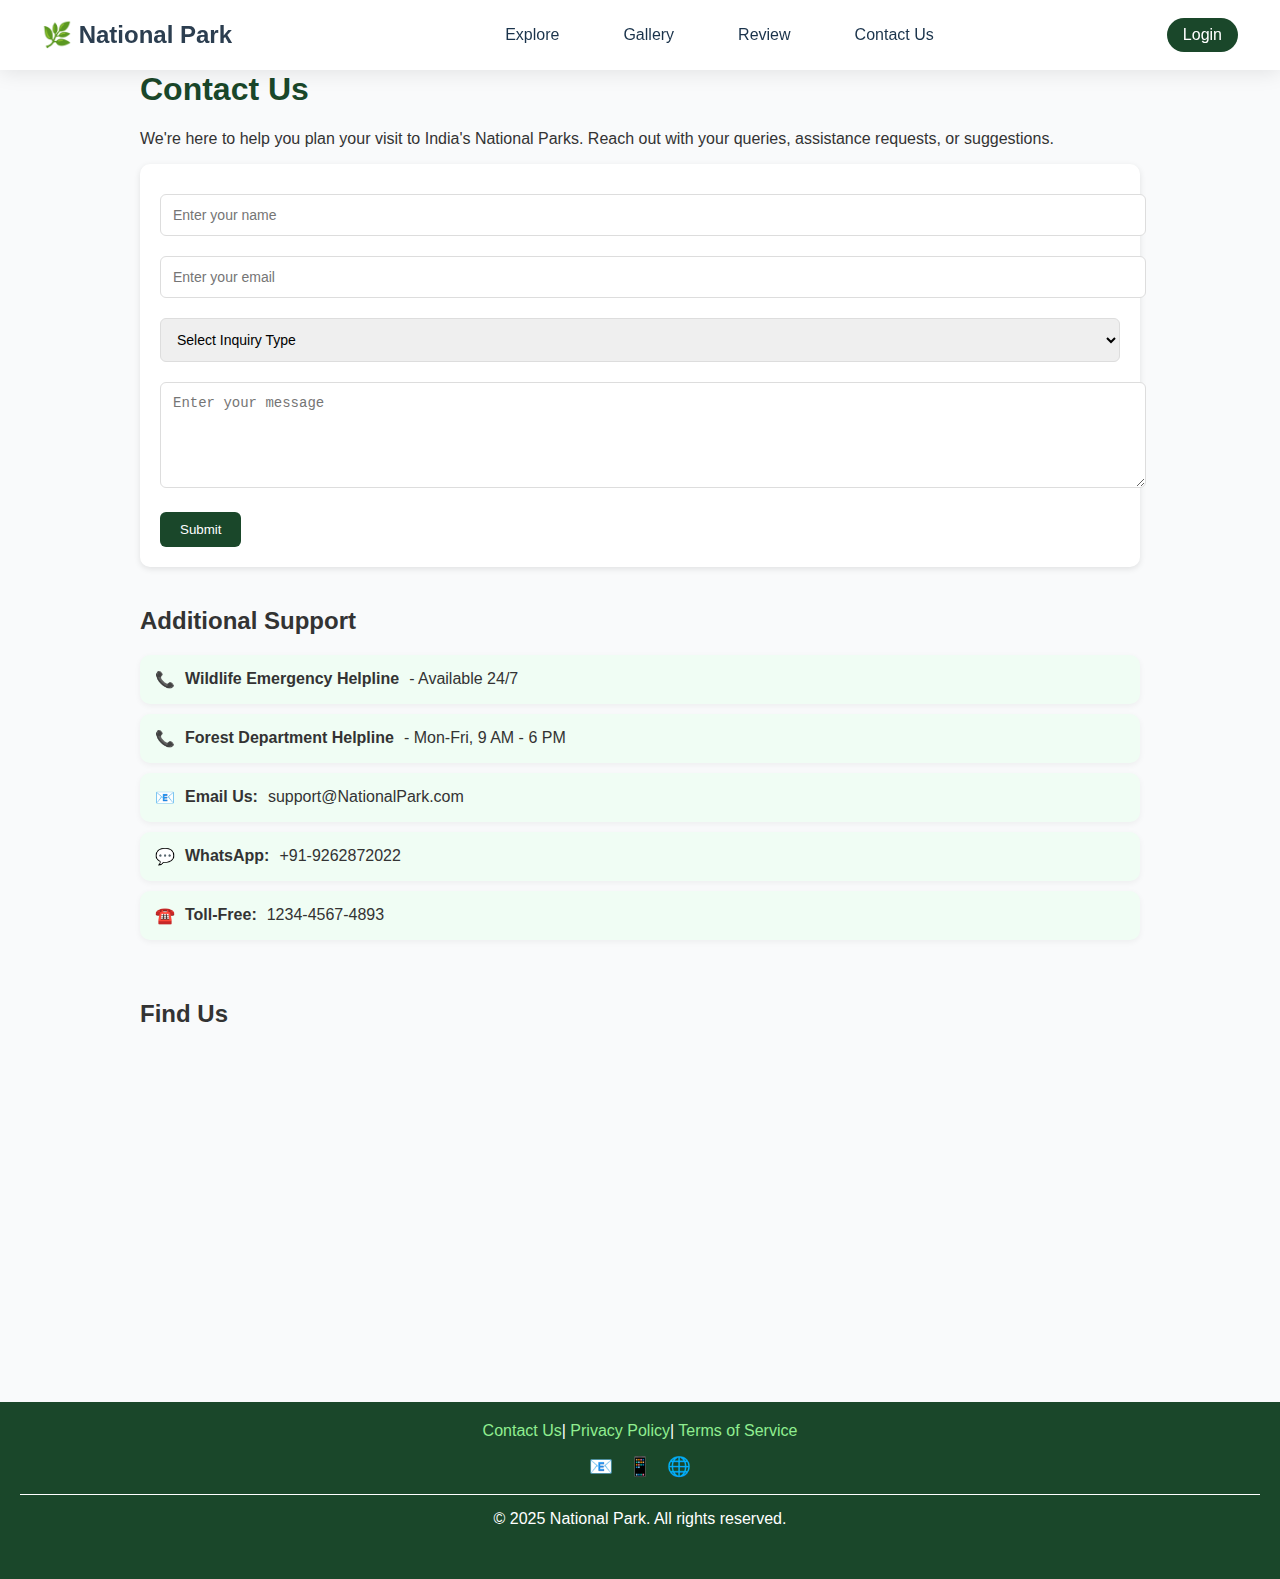
<file: contact/contact.html>
<!DOCTYPE html>
<html lang="en">

<head>
    <meta charset="UTF-8">
    <meta name="viewport" content="width=device-width, initial-scale=1.0">
    <title>Wild Trails - Contact Us</title>
    <link rel="stylesheet" href="contact.css">
    <script src="contact.js"></script>
    <!-- <style>
        body {
            font-family: Arial, sans-serif;
            margin: 0;
            padding: 0;
            background: #f9fafb;
            color: #333;
            overflow-x: hidden;
        }

        /* Navbar */
        .header {
            background: rgba(255, 255, 255, 0.95);
            position: fixed;
            top: 0;
            left: 0;
            right: 0;
            z-index: 1000;
            box-shadow: 0 2px 20px rgba(0, 0, 0, 0.1);
            padding: 10px;
        }

        .nav {
            max-width: 1200px;
            margin: 0 auto;
            display: flex;
            justify-content: space-between;
            align-items: center;
            padding: 0 2rem;
        }

        .logo {
            display: flex;
            align-items: center;
            font-size: 1.5rem;
            font-weight: bold;
            color: #2c3e50;
        }

        .nav-links {
            display: flex;
            list-style: none;
            gap: 2rem;
            align-items: center;
        }

        .nav-links a {
            text-decoration: none;
            color: #1a334b;
            font-weight: 500;
            transition: all 0.3s ease;
            padding: 0.5rem 1rem;
            border-radius: 8px;
        }

        .nav-links a:hover {
            color: #27ae60;
            background: rgba(39, 174, 96, 0.1);
        }

        .login-btn {
            background-color: #1a472a;
            color:white;
            padding: 8px 16px;
            border-radius: 20px;
            border: none;
            cursor: pointer;
            text-decoration: none;
            transition: all 0.3 ease;

        }
        .login-btn:hover{
            transform: scale(0.9);
        }

        /* Contact Section */
        .container {
            max-width: 1000px;
            margin: 30px auto;
            padding: 20px;
        }

        h1 {
            color: #1a472a;
        }

        form {
            background: white;
            padding: 20px;
            border-radius: 10px;
            box-shadow: 0 2px 6px rgba(0, 0, 0, 0.1);
            margin-bottom: 30px;
        }

        input,
        select,
        textarea {
            width: 100%;
            padding: 12px;
            margin: 10px 0;
            border: 1px solid #ddd;
            border-radius: 6px;
            font-size: 14px;
        }

        button {
            background: #1a472a;
            color: white;
            padding: 10px 20px;
            border-radius: 6px;
            border: none;
            cursor: pointer;
            margin-top: 10px;
        }

        button:hover {
            background: #145a32;
        }

        /* Support Section */
        .support {
            margin-top: 40px;
        }

        .support-card {
            background: #f0fdf4;
            padding: 15px;
            border-radius: 10px;
            margin: 10px 0;
            display: flex;
            align-items: center;
            gap: 10px;
            box-shadow: 0 2px 6px rgba(0, 0, 0, 0.05);
        }

        .support-card span {
            font-weight: bold;
        }

        /* Map */
        .map {
            margin-top: 40px;
            border-radius: 10px;
            overflow: hidden;
        }

        iframe {
            width: 100%;
            height: 300px;
            border: 0;
        }

        /* Footer */
        footer {
            background: #1a472a;
            color: white;
            text-align: center;
            padding: 20px;
            margin-top: 10px;
        }
        footer a {
            color: #90ee90;
            text-decoration: none;
        }
        .footer-links a:hover{
            color: white;
        }
        .social-icons {
            display: flex;
            justify-content:center;
            align-items: center;
            gap: 15px;
            padding-top: 15px;
        }
        .social-icons a {
            color: white;
            text-decoration: none;
            font-size: 1.2rem;
            transition:all 0.2s ease;
        }
        .social-icon:hover{
            transform: translateY(-5px);
        }
    </style> -->
</head>

<body>

    <!-- Navbar -->
    <header class="header">
        <nav class="nav">
            <div class="logo">🌿 National Park</div>
            <ul class="nav-links">
                <li><a href="../home/home.html">Explore</a></li>
                <li><a href="../gallery/gallery.html">Gallery</a></li>
                <li><a href="../review/review.html">Review</a></li>
                <li><a href="../contact/contact.html">Contact Us</a></li>
            </ul>
            <a style="color:white; " href="../login/login.html" class="login-btn">Login</a>

        </nav>
    </header>

    <!-- Contact Section -->
    <div class="container">
        <h1>Contact Us</h1>
        <p>We're here to help you plan your visit to India's National Parks. Reach out with your queries, assistance
            requests, or suggestions.</p>

        <form id="contactForm">
            <input type="text" id="name" placeholder="Enter your name" required>
            <input type="email" id="email" placeholder="Enter your email" required>
            <select id="inquiry">
                <option value="">Select Inquiry Type</option>
                <option>Ticketing</option>
                <option>Guided Tours</option>
                <option>Wildlife Emergencies</option>
                <option>General Inquiry</option>
            </select>
            <textarea id="message" rows="5" placeholder="Enter your message" required></textarea>
            <button type="submit">Submit</button>
        </form>

        <!-- Additional Support -->
        <div class="support">
            <h2>Additional Support</h2>
            <div class="support-card">📞 <span>Wildlife Emergency Helpline</span> - Available 24/7</div>
            <div class="support-card">📞 <span>Forest Department Helpline</span> - Mon-Fri, 9 AM - 6 PM</div>
            <div class="support-card">📧 <span>Email Us:</span> support@NationalPark.com</div>
            <div class="support-card">💬 <span>WhatsApp:</span> +91-9262872022</div>
            <div class="support-card">☎️ <span>Toll-Free:</span> 1234-4567-4893</div>
        </div>

        <!-- Map -->
        <div class="map">
            <h2>Find Us</h2>
            <iframe
                src="https://www.google.com/maps/embed?pb=!1m14!1m8!1m3!1d3505.1382564304513!2d77.2603279!3d28.5355638!3m2!1i1024!2i768!4f13.1!3m3!1m2!1s0x390ce1002e48d411%3A0xa3e89a9b49aa8a3!2sGurudwara%20gali%20no.7%20govindpuri!5e0!3m2!1sen!2sin!4v1755764748389!5m2!1sen!2sin"
                width="600" height="450" style="border:0;" allowfullscreen="" loading="lazy"
                referrerpolicy="no-referrer-when-downgrade"></iframe>
        </div>
    </div>

    <!-- Footer -->
    <footer>
        <div class="footer-content">
            <div class="footer-links">
                <a href="../contact/contact.html">Contact Us</a>|
                <a href="../privacy/privacy.html">Privacy Policy</a>|
                <a href="../term/term.html">Terms of Service</a>
            </div>
            <div class="social-icons">
                <a href="#" class="social-icon">📧</a>
                <a href="#" class="social-icon">📱</a>
                <a href="#" class="social-icon">🌐</a>
            </div>
        </div>
        <p style="border-top: 1px solid white; padding:15px
">© 2025 National Park. All rights reserved.</p>


    </footer>

    <!-- JavaScript -->
    <!-- <script>
        const form = document.getElementById("contactForm");
        form.addEventListener("submit", function (e) {
            e.preventDefault();
            alert("Thank you! Your message has been submitted successfully.");
            form.reset();
        });
    </script> -->

</body>

</html>
</file>
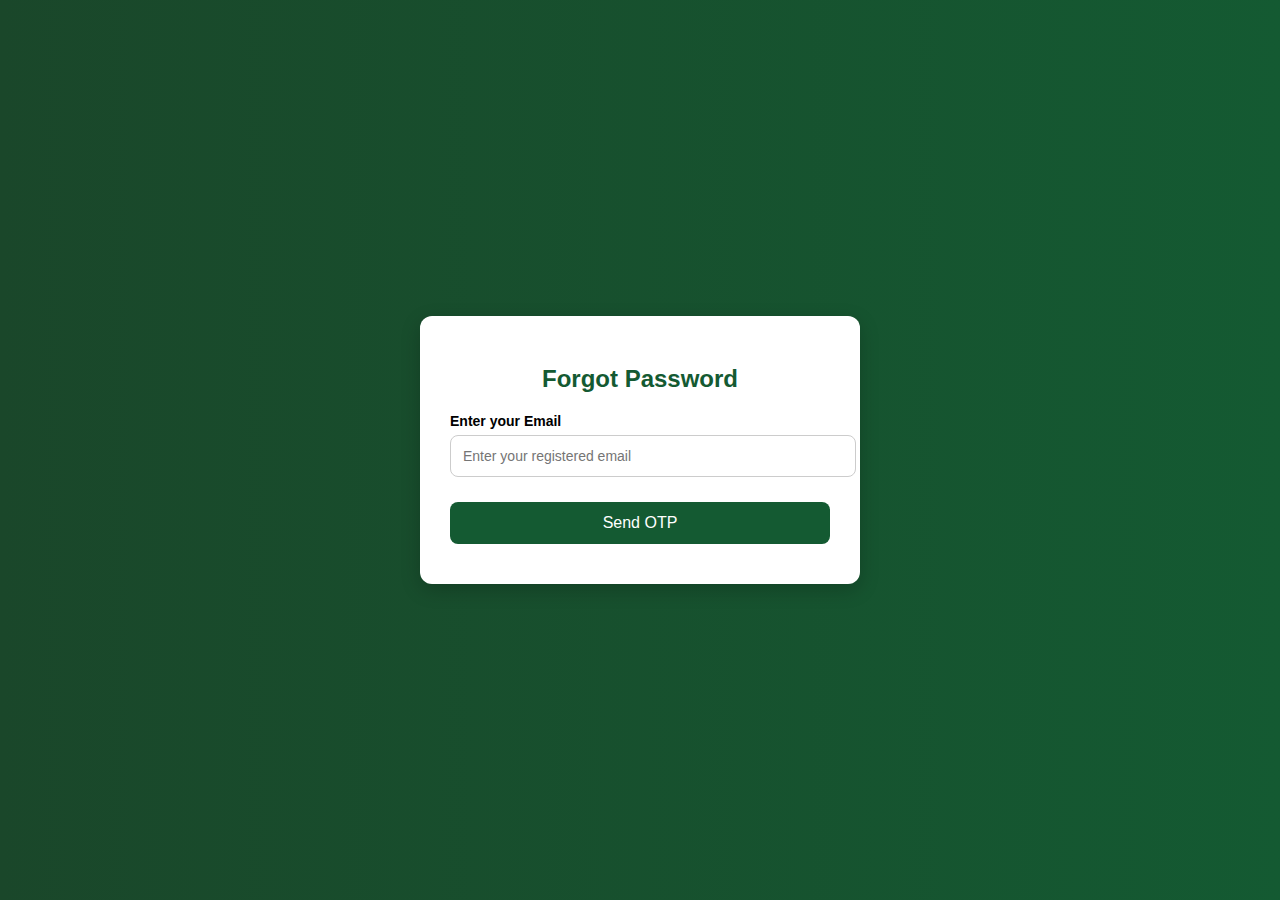
<file: forgotpassword/forgotpassword.html>
<!DOCTYPE html>
<html lang="en">

<head>
    <meta charset="UTF-8">
    <meta name="viewport" content="width=device-width, initial-scale=1.0">
    <title>Forgot Password</title>
    <link rel="stylesheet" href="forgot.css">
    <script src="forgot.js"></script>
    <!-- <style>
        body {
            margin: 0;
            padding: 0;
            font-family: Arial, sans-serif;
            background: linear-gradient(to right, #1a472a, #145a32);
            display: flex;
            justify-content: center;
            align-items: center;
            height: 100vh;
        }

        .container {
            background: white;
            padding: 30px;
            border-radius: 12px;
            box-shadow: 0 6px 20px rgba(0, 0, 0, 0.2);
            width: 380px;
            text-align: center;
        }

        h2 {
            color: #145a32;
            margin-bottom: 20px;
        }

        .input-group {
            margin-bottom: 15px;
            text-align: left;
        }

        .input-group label {
            display: block;
            margin-bottom: 6px;
            font-weight: bold;
            font-size: 14px;
        }

        .input-group input {
            width: 100%;
            padding: 12px;
            border: 1px solid #ccc;
            border-radius: 8px;
            font-size: 14px;
        }

        button {
            width: 100%;
            background: #145a32;
            color: white;
            padding: 12px;
            border: none;
            border-radius: 8px;
            font-size: 16px;
            cursor: pointer;
            margin-top: 10px;
        }

        button:hover {
            background: #0f3621;
        }

        .hidden {
            display: none;
        }

        .message {
            margin-top: 10px;
            font-size: 14px;
            color: #27ae60;
        }

        .error {
            color: red;
            font-size: 14px;
            margin-top: 5px;
        }
    </style> -->
</head>

<body>

    <div class="container">
        <h2>Forgot Password</h2>

        <!-- Step 1: Enter Email -->
        <div id="step1">
            <div class="input-group">
                <label>Enter your Email</label>
                <input type="email" id="email" placeholder="Enter your registered email" required>
            </div>
            <button onclick="sendOTP()">Send OTP</button>
            <div class="message" id="otpSentMsg"></div>
        </div>

        <!-- Step 2: Verify OTP -->
        <div id="step2" class="hidden">
            <div class="input-group">
                <label>Enter OTP</label>
                <input type="text" id="otpInput" placeholder="Enter OTP">
            </div>
            <button onclick="verifyOTP()">Verify OTP</button>
            <div class="error" id="otpError"></div>
        </div>

        <!-- Step 3: Reset Password -->
        <div id="step3" class="hidden">
            <div class="input-group">
                <label>New Password</label>
                <input type="password" id="newPassword" placeholder="Enter new password">
            </div>
            <div class="input-group">
                <label>Confirm Password</label>
                <input type="password" id="confirmPassword" placeholder="Confirm new password">
            </div>
            <button onclick="resetPassword()">Reset Password</button>
            <div class="message" id="successMsg"></div>
        </div>
    </div>

    <!-- <script>
        let generatedOTP = null;

        // Step 1: Generate OTP
        function sendOTP() {
            const email = document.getElementById("email").value;
            if (!email) {
                alert("Please enter your email");
                return;
            }

            // Generate random 6-digit OTP
            generatedOTP = Math.floor(100000 + Math.random() * 900000);
            document.getElementById("otpSentMsg").textContent =
                "✅ OTP sent to your email (demo: " + generatedOTP + ")";

            // Show OTP step
            document.getElementById("step1").classList.add("hidden");
            document.getElementById("step2").classList.remove("hidden");
        }

        // Step 2: Verify OTP
        function verifyOTP() {
            const enteredOTP = document.getElementById("otpInput").value;
            if (enteredOTP == generatedOTP) {
                document.getElementById("otpError").textContent = "";
                document.getElementById("step2").classList.add("hidden");
                document.getElementById("step3").classList.remove("hidden");
            } else {
                document.getElementById("otpError").textContent = "❌ Invalid OTP. Try again.";
            }
        }

        // Step 3: Reset Password
        function resetPassword() {
            const newPass = document.getElementById("newPassword").value;
            const confirmPass = document.getElementById("confirmPassword").value;

            if (!newPass || !confirmPass) {
                alert("Please fill all password fields");
                return;
            }

            if (newPass !== confirmPass) {
                alert("❌ Passwords do not match");
                return;
            }

            document.getElementById("successMsg").textContent = "🎉 Password reset successful!";
            setTimeout(() => {
                window.location.href = "login.html"; // redirect to login page
            }, 2000);
        }
    </script> -->

</body>

</html>
</file>
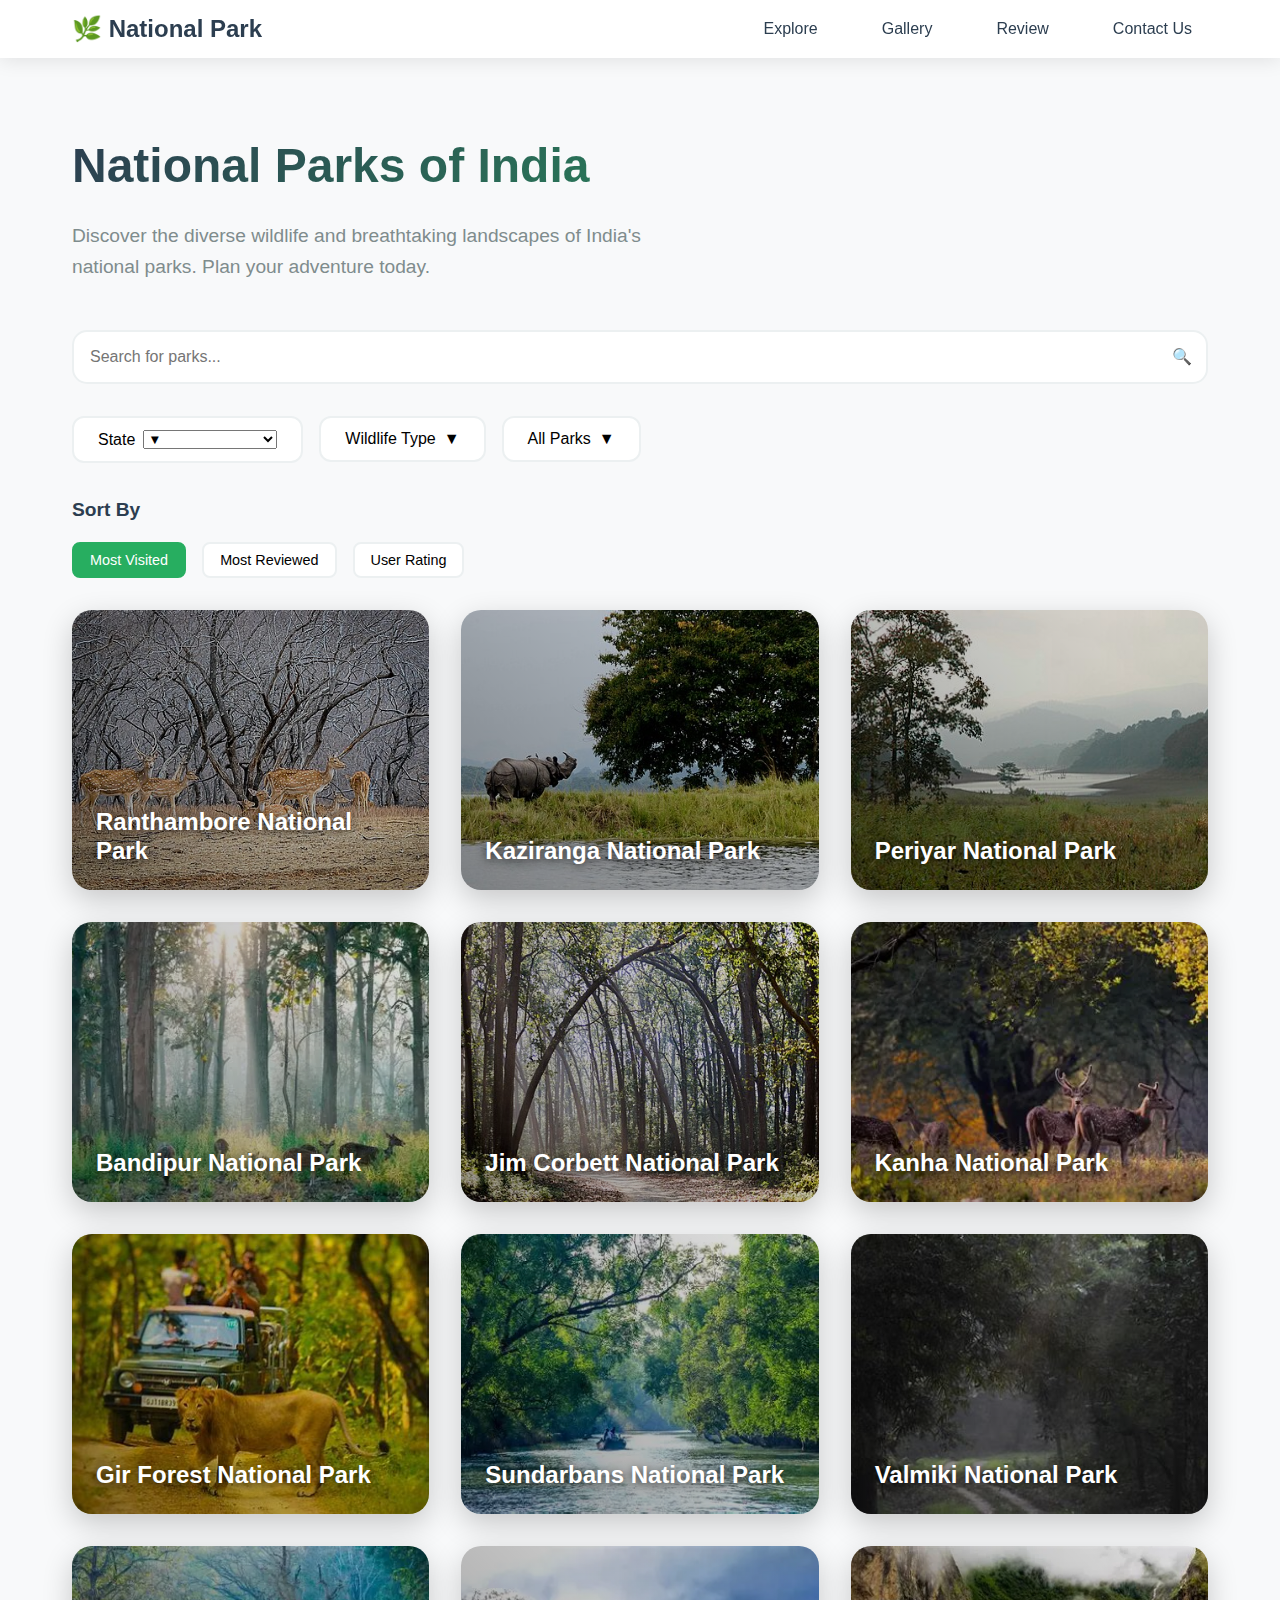
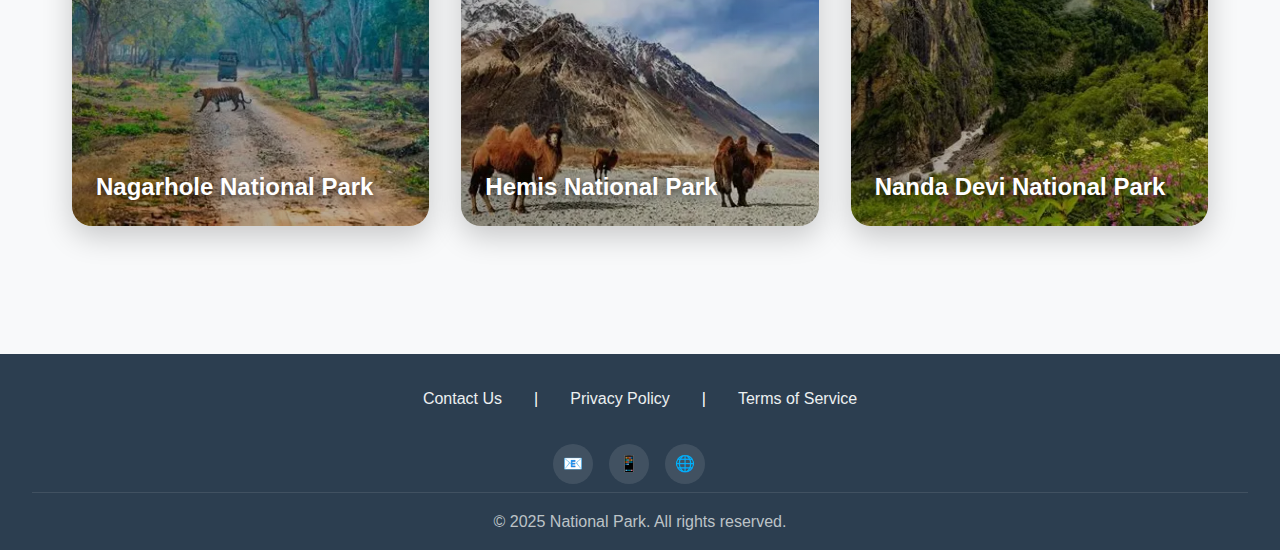
<file: gallery/gallery.html>
<!DOCTYPE html>
<html lang="en">

<head>
    <meta charset="UTF-8">
    <meta name="viewport" content="width=device-width, initial-scale=1.0">
    <title>Wild Trails - National Parks of India</title>
    <link rel="stylesheet" href="gallery.css">
    
    <!-- <style>
        * {
            margin: 0;
            padding: 0;
            box-sizing: border-box;
        }

        body {
            font-family: -apple-system, BlinkMacSystemFont, 'Segoe UI', Roboto, Oxygen, Ubuntu, Cantarell, sans-serif;
            line-height: 1.6;
            color: #333;
            background-color: #f8f9fa;
            overflow-x: hidden;
        }

        /* Header */
        .header {
            background: rgba(255, 255, 255, 0.95);
            position: fixed;
            top: 0;
            left: 0;
            right: 0;
            z-index: 1000;
            box-shadow: 0 2px 20px rgba(0, 0, 0, 0.1);
            padding: 10px;
        }

        .nav {
            max-width: 1200px;
            margin: 0 auto;
            display: flex;
            justify-content: space-between;
            align-items: center;
            padding: 0 2rem;
        }

        .logo {
            display: flex;
            align-items: center;
            font-size: 1.5rem;
            font-weight: bold;
            color: #2c3e50;
        }

        .nav-links {
            display: flex;
            list-style: none;
            gap: 2rem;
            align-items: center;
        }

        .nav-links a {
            text-decoration: none;
            color: #2c3e50;
            font-weight: 500;
            transition: all 0.3s ease;
            padding: 0.5rem 1rem;
            border-radius: 8px;
        }

        .nav-links a:hover {
            color: #27ae60;
            background: rgba(39, 174, 96, 0.1);
        }

        /* Main Content */
        .main-content {
            margin-top: 80px;
            padding: 3rem 2rem;
            max-width: 1200px;
            margin-left: auto;
            margin-right: auto;
        }

        .hero {
            text-align: left;
            margin-bottom: 3rem;
        }

        .hero h1 {
            font-size: 3rem;
            font-weight: 800;
            color: #2c3e50;
            margin-bottom: 1rem;
            background: linear-gradient(135deg, #2c3e50 0%, #27ae60 100%);
            -webkit-background-clip: text;
            -webkit-text-fill-color: transparent;
            background-clip: text;
        }

        .hero p {
            font-size: 1.2rem;
            color: #7f8c8d;
            max-width: 600px;
        }

        /* Search and Filters */
        .search-section {
            margin-bottom: 2rem;
        }

        .search-box {
            position: relative;
            margin-bottom: 2rem;
        }

        .search-input {
            width: 100%;
            padding: 1rem 3rem 1rem 1rem;
            border: 2px solid #ecf0f1;
            border-radius: 15px;
            font-size: 1rem;
            transition: all 0.3s ease;
            background: white;
        }

        .search-input:focus {
            outline: none;
            border-color: #27ae60;
            box-shadow: 0 0 20px rgba(39, 174, 96, 0.2);
        }

        .search-icon-input {
            position: absolute;
            right: 1rem;
            top: 50%;
            transform: translateY(-50%);
            color: #bdc3c7;
        }

        .filters {
            display: flex;
            gap: 1rem;
            flex-wrap: wrap;
            margin-bottom: 2rem;
        }

        .filter-dropdown {
            position: relative;
        }

        .filter-btn {
            padding: 0.75rem 1.5rem;
            border: 2px solid #ecf0f1;
            background: white;
            border-radius: 12px;
            cursor: pointer;
            font-size: 1rem;
            transition: all 0.3s ease;
            display: flex;
            align-items: center;
            gap: 0.5rem;
        }

        .filter-btn:hover {
            border-color: #27ae60;
            color: #27ae60;
        }

        .sort-section {
            margin-bottom: 2rem;
        }

        .sort-title {
            font-size: 1.2rem;
            font-weight: 600;
            margin-bottom: 1rem;
            color: #2c3e50;
        }

        .sort-buttons {
            display: flex;
            gap: 1rem;
            flex-wrap: wrap;
        }

        .sort-btn {
            padding: 0.5rem 1rem;
            border: 2px solid #ecf0f1;
            background: white;
            border-radius: 8px;
            cursor: pointer;
            transition: all 0.3s ease;
            font-size: 0.9rem;
        }

        .sort-btn.active,
        .sort-btn:hover {
            background: #27ae60;
            color: white;
            border-color: #27ae60;
        }

        /* Parks Grid */
        .parks-grid {
            display: grid;
            grid-template-columns: repeat(auto-fit, minmax(300px, 1fr));
            gap: 2rem;
            margin-bottom: 1rem;
        }

        .park-card {
            position: relative;
            border-radius: 20px;
            overflow: hidden;
            height: 280px;
            cursor: pointer;
            transition: all 0.4s ease;
            box-shadow: 0 10px 30px rgba(0, 0, 0, 0.2);
        }

        .park-card:hover {
            transform: translateY(-10px) scale(1.02);
            box-shadow: 0 20px 50px rgba(0, 0, 0, 0.3);
        }

        .park-card::before {
            content: '';
            position: absolute;
            top: 0;
            left: 0;
            right: 0;
            bottom: 0;
            background: linear-gradient(45deg, rgba(0, 0, 0, 0.4) 0%, rgba(0, 0, 0, 0.1) 100%);
            z-index: 1;
        }

        .park-card h3 {
            position: absolute;
            bottom: 1.5rem;
            left: 1.5rem;
            right: 1.5rem;
            color: white;
            font-size: 1.5rem;
            font-weight: 700;
            z-index: 2;
            text-shadow: 0 2px 10px rgba(0, 0, 0, 0.7);
            line-height: 1.2;
        }

        /* Park Card Backgrounds */
        .park-card:nth-child(1) {
            background: url('../gallery/Ranthambhore.jpg');
        }

        .park-card:nth-child(2) {
            background: url('../gallery/Kaziranga.jpg');
        }

        .park-card:nth-child(3) {
            background: url('../gallery/Periyar.JPG');
        }

        .park-card:nth-child(4) {
            background: url('../gallery/bandipur.webp');
        }

        .park-card:nth-child(5) {
            background: url('../gallery/Corbett_National_Park.jpg');
        }

        .park-card:nth-child(6) {
            background: url('../gallery/kanha.webp');
        }

        .park-card:nth-child(7) {
            background: url('../gallery/gir.jpg');
        }

        .park-card:nth-child(8) {
            background: url('../gallery/sunderban.webp');
        }

        .park-card:nth-child(9) {
            background: url('../gallery/valmiki.jpg');
        }

        .park-card:nth-child(10) {
            background: url('../gallery/nagarhole.webp');
        }

        .park-card:nth-child(11) {
            background: url('../gallery/hemis.webp');
        }

        .park-card:nth-child(12) {
            background: url('../gallery/nandadevi.webp');
        }

        .park-card {
            background-size: cover !important;
            background-position: center !important;
        }

        /* Footer */
        .footer {
            background: #2c3e50;
            color: white;
            padding: 2rem 2rem 1rem;
            margin-top: 4rem;
        }

        .footer-content {
            max-width: 1200px;
            margin: 0 auto;
            display: grid;
            justify-content: center;
            align-items: center;
            gap: 2rem;
        }

        .footer-links {
            display: flex;
            gap: 2rem;
            flex-wrap: wrap;
        }

        .footer-links a {
            color: #ecf0f1;
            text-decoration: none;
            transition: color 0.3s ease;
        }

        .footer-links a:hover {
            color: #27ae60;
        }

        .social-icons {
            display: flex;
            gap: 1rem;
            margin-left: 130px;

        }

        .social-icon {
            width: 40px;
            height: 40px;
            background: rgba(255, 255, 255, 0.1);
            border-radius: 50%;
            display: flex;
            align-items: center;
            justify-content: center;
            cursor: pointer;
            transition: all 0.3s ease;
        }

        .social-icon:hover {
            background: #27ae60;
            transform: translateY(-5px);
        }

        .copyright {
            text-align: center;
            margin-top: 0.5rem;
            padding-top: 1rem;
            border-top: 1px solid rgba(255, 255, 255, 0.1);
            color: #bdc3c7;
        }

        /* Mobile Responsive */
        @media (max-width: 768px) {
            .nav-links {
                display: none;
            }

            .hero h1 {
                font-size: 2rem;
            }

            .parks-grid {
                grid-template-columns: 1fr;
            }

            .filters {
                flex-direction: column;
            }

            .footer-content {
                flex-direction: column;
                text-align: center;
            }
        }

        /* Animations */
        @keyframes fadeInUp {
            from {
                opacity: 0;
                transform: translateY(30px);
            }

            to {
                opacity: 1;
                transform: translateY(0);
            }
        }

        .park-card {
            animation: fadeInUp 0.6s ease forwards;
        }

        .park-card:nth-child(odd) {
            animation-delay: 0.1s;
        }

        .park-card:nth-child(even) {
            animation-delay: 0.2s;
        }
    </style> -->
</head>

<body>
    <!-- Header -->
    <header class="header">
        <nav class="nav">
            <div class="logo">🌿 National Park</div>
            <ul class="nav-links">
                <li><a href="../home/home.html">Explore</a></li>
                <li><a href="../gallery/gallery.html">Gallery</a></li>
                <li><a href="../review/review.html">Review</a></li>
                <li><a href="../contact/contact.html">Contact Us</a></li>
            </ul>
        </nav>
    </header>

    <!-- Main Content -->
    <main class="main-content">
        <!-- Hero Section -->
        <section class="hero">
            <h1>National Parks of India</h1>
            <p>Discover the diverse wildlife and breathtaking landscapes of India's national parks. Plan your adventure
                today.</p>
        </section>

        <!-- Search Section -->
        <section class="search-section">
            <div class="search-box">
                <input type="text" class="search-input" placeholder="Search for parks..." id="searchInput">
                <span class="search-icon-input">🔍</span>
            </div>

            <div class="filters">
                <div class="filter-dropdown">
                    <button class="filter-btn" id="stateFilter">
                        State
                        <select name="state" id="">
                            <option value="">▼</option>
                            <option value="">Andhra pradesh</option>
                            <option value="">Arunachal pradesh</option>
                            <option value="">Assam</option>
                            <option value="">Bihar</option>
                            <option value="">Chhatisgarh</option>
                            <option value="">Goa</option>
                            <option value="">Gujarat</option>
                            <option value="">Haryana</option>
                            <option value="">Himachal Pradesh</option>
                            <option value="">Jharkhand</option>
                            <option value="">Karnataka</option>
                            <option value="">Kerala</option>
                            <option value="">Madhya Pradesh</option>
                            <option value="">Maharashtra</option>
                            <option value="">Manipur</option>
                            <option value="">Meghalaya</option>
                            <option value="">Mizoram</option>
                            <option value="">Nagaland</option>
                            <option value="">Odisha</option>
                            <option value="">Punjab</option>
                            <option value="">Rajasthan</option>
                            <option value="">Sikkim</option>
                            <option value="">Tamil Nadu</option>
                            <option value="">Tripura</option>
                            <option value="">Uttarakhand</option>
                            <option value="">Uttar Pradesh</option>
                            <option value="">West Bengal</option>
                            <option value="">Telangana</option>
                        </select>
                    </button>
                </div>
                <div class="filter-dropdown">
                    <button class="filter-btn" id="wildlifeFilter">
                        Wildlife Type <span>▼</span>
                    </button>
                </div>
                <div class="filter-dropdown">
                    <button class="filter-btn" id="parksFilter">
                        All Parks <span>▼</span>
                    </button>
                </div>
            </div>
        </section>

        <!-- Sort Section -->
        <section class="sort-section">
            <h3 class="sort-title">Sort By</h3>
            <div class="sort-buttons">
                <button class="sort-btn active" data-sort="most-visited">Most Visited</button>
                <button class="sort-btn" data-sort="most-reviewed">Most Reviewed</button>
                <button class="sort-btn" data-sort="user-rating">User Rating</button>
            </div>
        </section>

        <!-- Parks Grid -->
        <section class="parks-grid" id="parksGrid">
            <div class="park-card" data-park="ranthambore">
                <h3>Ranthambore National Park</h3>
            </div>
            <div class="park-card" data-park="kaziranga">
                <h3>Kaziranga National Park</h3>
            </div>
            <div class="park-card" data-park="periyar">
                <h3>Periyar National Park</h3>
            </div>
            <div class="park-card" data-park="bandipur">
                <h3>Bandipur National Park</h3>
            </div>
            <div class="park-card" data-park="jim-corbett">
                <h3>Jim Corbett National Park</h3>
            </div>
            <div class="park-card" data-park="kanha">
                <h3>Kanha National Park</h3>
            </div>
            <div class="park-card" data-park="gir">
                <h3>Gir Forest National Park</h3>
            </div>
            <div class="park-card" data-park="sundarbans">
                <h3>Sundarbans National Park</h3>
            </div>
            <div class="park-card" data-park="eravikulam">
                <h3>Valmiki National Park</h3>
            </div>
            <div class="park-card" data-park="valley-flowers">
                <h3>Nagarhole National Park</h3>
            </div>
            <div class="park-card" data-park="hemis">
                <h3>Hemis National Park</h3>
            </div>
            <div class="park-card" data-park="nanda-devi">
                <h3>Nanda Devi National Park</h3>
            </div>
        </section>
    </main>

    <!-- Footer -->
    <footer class="footer">
        <div class="footer-content">
            <div class="footer-links">
                <a href="../contact/contact.html">Contact Us</a>|
                <a href="../privacy/privacy.html">Privacy Policy</a>|
                <a href="../term/term.html">Terms of Service</a>
            </div>
            <div class="social-icons">
                <div class="social-icon">📧</div>
                <div class="social-icon">📱</div>
                <div class="social-icon">🌐</div>
            </div>
        </div>
        <div class="copyright">
            © 2025 National Park. All rights reserved.
        </div>
    </footer>

    <!-- <script>
        // Park data
        const parksData = {
            'ranthambore': { name: 'Ranthambore National Park', state: 'Rajasthan', wildlife: 'Tigers', visits: 15000, reviews: 4500, rating: 4.8 },
            'kaziranga': { name: 'Kaziranga National Park', state: 'Assam', wildlife: 'Rhinos', visits: 12000, reviews: 3800, rating: 4.7 },
            'periyar': { name: 'Periyar National Park', state: 'Kerala', wildlife: 'Elephants', visits: 18000, reviews: 5200, rating: 4.6 },
            'bandipur': { name: 'Bandipur National Park', state: 'Karnataka', wildlife: 'Tigers', visits: 11000, reviews: 3200, rating: 4.5 },
            'jim-corbett': { name: 'Jim Corbett National Park', state: 'Uttarakhand', wildlife: 'Tigers', visits: 20000, reviews: 6800, rating: 4.9 },
            'kanha': { name: 'Kanha National Park', state: 'Madhya Pradesh', wildlife: 'Tigers', visits: 14000, reviews: 4100, rating: 4.8 },
            'gir': { name: 'Gir Forest National Park', state: 'Gujarat', wildlife: 'Lions', visits: 13000, reviews: 3900, rating: 4.7 },
            'sundarbans': { name: 'Sundarbans National Park', state: 'West Bengal', wildlife: 'Tigers', visits: 8000, reviews: 2400, rating: 4.4 },
            'eravikulam': { name: 'Eravikulam National Park', state: 'Kerala', wildlife: 'Nilgiri Tahr', visits: 9000, reviews: 2700, rating: 4.6 },
            'valley-flowers': { name: 'Nagarhole National Park', state: 'karnataka', wildlife: 'Tigers', visits: 7000, reviews: 2100, rating: 4.9 },
            'hemis': { name: 'Hemis National Park', state: 'Ladakh', wildlife: 'Snow Leopard', visits: 5000, reviews: 1500, rating: 4.8 },
            'nanda-devi': { name: 'Nanda Devi National Park', state: 'Uttarakhand', wildlife: 'Snow Leopard', visits: 4000, reviews: 1200, rating: 4.7 }
        };

        // Search functionality
        const searchInput = document.getElementById('searchInput');
        const parksGrid = document.getElementById('parksGrid');

        searchInput.addEventListener('input', function (e) {
            const searchTerm = e.target.value.toLowerCase();
            const parkCards = parksGrid.querySelectorAll('.park-card');

            parkCards.forEach(card => {
                const parkName = card.querySelector('h3').textContent.toLowerCase();
                if (parkName.includes(searchTerm)) {
                    card.style.display = 'block';
                    card.style.animation = 'fadeInUp 0.4s ease forwards';
                } else {
                    card.style.display = 'none';
                }
            });
        });

        // Sort functionality
        const sortButtons = document.querySelectorAll('.sort-btn');
        const parkCards = Array.from(document.querySelectorAll('.park-card'));

        sortButtons.forEach(button => {
            button.addEventListener('click', function () {
                // Update active state
                sortButtons.forEach(btn => btn.classList.remove('active'));
                this.classList.add('active');

                const sortBy = this.dataset.sort;
                let sortedCards;

                switch (sortBy) {
                    case 'most-visited':
                        sortedCards = parkCards.sort((a, b) => {
                            const aData = parksData[a.dataset.park];
                            const bData = parksData[b.dataset.park];
                            return bData.visits - aData.visits;
                        });
                        break;
                    case 'most-reviewed':
                        sortedCards = parkCards.sort((a, b) => {
                            const aData = parksData[a.dataset.park];
                            const bData = parksData[b.dataset.park];
                            return bData.reviews - aData.reviews;
                        });
                        break;
                    case 'user-rating':
                        sortedCards = parkCards.sort((a, b) => {
                            const aData = parksData[a.dataset.park];
                            const bData = parksData[b.dataset.park];
                            return bData.rating - aData.rating;
                        });
                        break;
                }

                // Re-append sorted cards
                sortedCards.forEach(card => {
                    parksGrid.appendChild(card);
                });

                // Re-animate cards
                sortedCards.forEach((card, index) => {
                    card.style.animation = 'none';
                    setTimeout(() => {
                        card.style.animation = `fadeInUp 0.4s ease forwards`;
                    }, index * 50);
                });
            });
        });

        // Park card click events
        parkCards.forEach(card => {
            card.addEventListener('click', function () {
                const parkKey = this.dataset.park;
                const parkData = parksData[parkKey];
                alert(`Welcome to ${parkData.name}!\n\nLocation: ${parkData.state}\nFamous for: ${parkData.wildlife}\nRating: ${parkData.rating}/5`);
            });
        });

        // Filter button interactions
        document.querySelectorAll('.filter-btn').forEach(btn => {
            btn.addEventListener('click', function () {
                this.style.backgroundColor = '#27ae60';
                this.style.color = 'white';
                this.style.borderColor = '#27ae60';

                setTimeout(() => {
                    this.style.backgroundColor = 'white';
                    this.style.color = '#333';
                    this.style.borderColor = '#ecf0f1';
                }, 200);
            });
        });

    </script> -->
    <script src="gallery.js"></script>
</body>

</html>
</file>
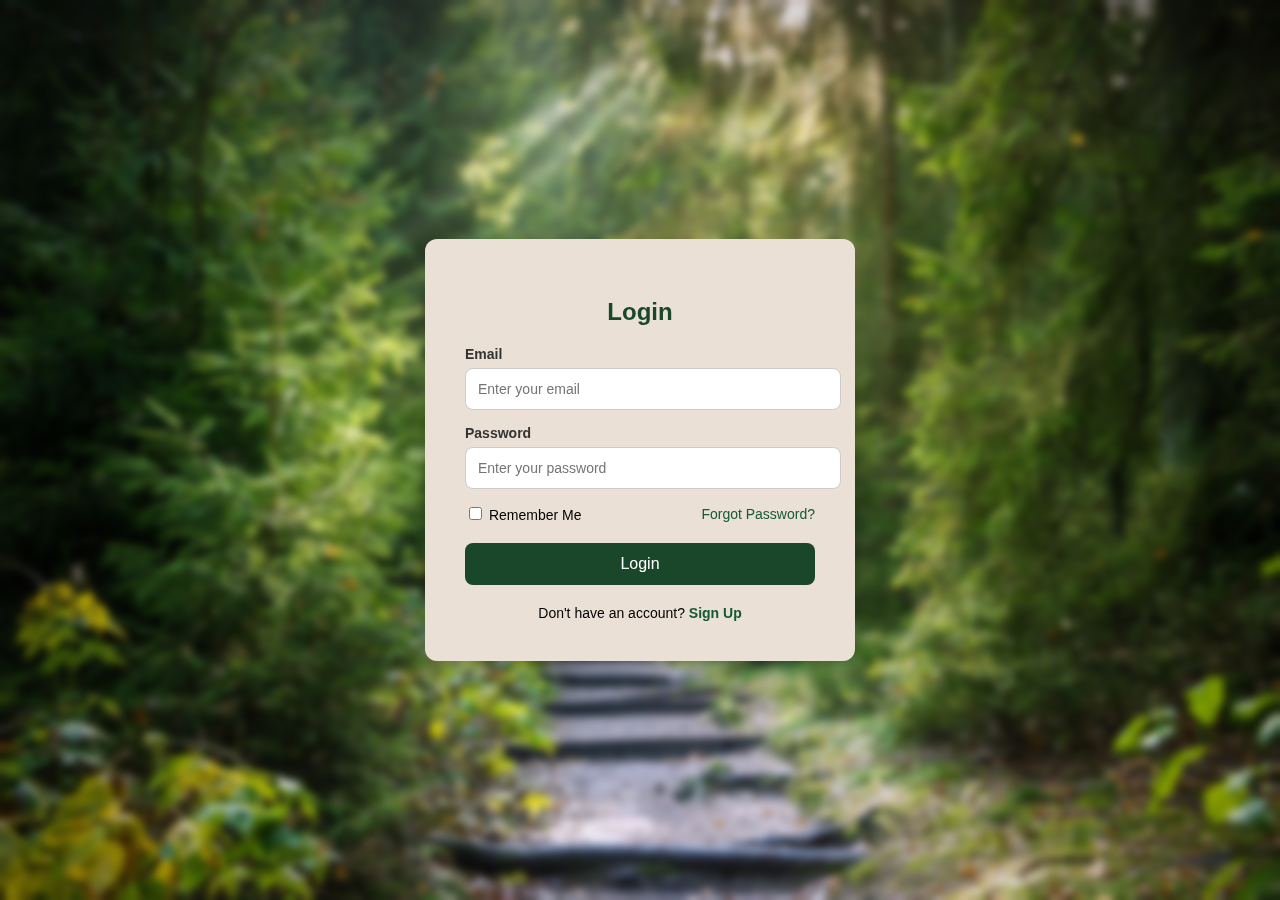
<file: login/login.html>
<!DOCTYPE html>
<html lang="en">

<head>
    <meta charset="UTF-8">
    <meta name="viewport" content="width=device-width, initial-scale=1.0">
    <title>Login - Wild Trails</title>
    <link rel="stylesheet" href="login.css">
    <script src="login.js"></script>
    <!-- <style>
        body {
            margin: 0;
            padding: 0;
            font-family: Arial, sans-serif;
            background-image: url('login3.jpg');
            background-size: cover;
            display: flex;
            justify-content: center;
            align-items: center;
            height: 100vh;
            backdrop-filter: blur(4px);

        }

        .login-box {
            background: #eae0d5;
            padding: 40px;
            border-radius: 12px;
            box-shadow: 0px 5px 15px rgba(0, 0, 0, 0.2);
            width: 350px;
            text-align: center;
        }

        .login-box h2 {
            margin-bottom: 20px;
            color: #1a472a;
        }

        .input-group {
            margin-bottom: 15px;
            text-align: left;
        }

        .input-group label {
            display: block;
            margin-bottom: 6px;
            font-weight: bold;
            font-size: 14px;
            color: #333;
        }

        .input-group input {
            width: 100%;
            padding: 12px;
            border-radius: 8px;
            border: 1px solid #ccc;
            font-size: 14px;
        }

        .options {
            display: flex;
            justify-content: space-between;
            align-items: center;
            margin: 10px 0 20px 0;
            font-size: 14px;
        }

        .options a {
            text-decoration: none;
            color: #145a32;
        }

        .login-btn {
            width: 100%;
            background: #1a472a;
            color: white;
            padding: 12px;
            border: none;
            border-radius: 8px;
            font-size: 16px;
            cursor: pointer;
        }

        .login-btn:hover {
            background: #145a32;
        }

        .signup {
            margin-top: 20px;
            font-size: 14px;
        }

        .signup a {
            color: #145a32;
            text-decoration: none;
            font-weight: bold;
        }

        /* Success Popup */
        .popup {
            display: none;
            position: fixed;
            top: 0;
            left: 0;
            width: 100%;
            height: 100%;
            background: rgba(0, 0, 0, 0.6);
            justify-content: center;
            align-items: center;
        }

        .popup-content {
            background: white;
            padding: 30px;
            border-radius: 10px;
            text-align: center;
            box-shadow: 0px 4px 10px rgba(0, 0, 0, 0.3);
            animation: fadeIn 0.3s ease-in-out;
        }

        @keyframes fadeIn {
            from {
                opacity: 0;
                transform: scale(0.9);
            }

            to {
                opacity: 1;
                transform: scale(1);
            }
        }
    </style> -->
</head>

<body>

    <div class="login-box">
        <h2>Login</h2>
        <form id="loginForm">
            <div class="input-group">
                <label>Email</label>
                <input type="email" id="email" placeholder="Enter your email" required>
            </div>
            <div class="input-group">
                <label>Password</label>
                <input type="password" id="password" placeholder="Enter your password" required>
            </div>
            <div class="options">
                <label><input type="checkbox"> Remember Me</label>
                <a href="../forgotpassword/forgotpassword.html">Forgot Password?</a>
            </div>
            <button type="submit" class="login-btn">Login</button>
        </form>
        <div class="signup">
            Don't have an account? <a href="../sinup/sinup.html">Sign Up</a>
        </div>
    </div>

    <!-- Success Popup -->
    <div class="popup" id="popup">
        <div class="popup-content">
            <h3>✅ Login Successful!</h3>
            <p>Welcome back to National Park 🌿</p>
        </div>
    </div>

    <!-- <script>
        const form = document.getElementById("loginForm");
        const popup = document.getElementById("popup");

        form.addEventListener("submit", function (e) {
            e.preventDefault();

            // Here you can add real authentication (AJAX/Backend API)
            popup.style.display = "flex";

            setTimeout(() => {
                popup.style.display = "none";
                form.reset();
            }, 3000);
        });
    </script> -->

</body>

</html>
</file>
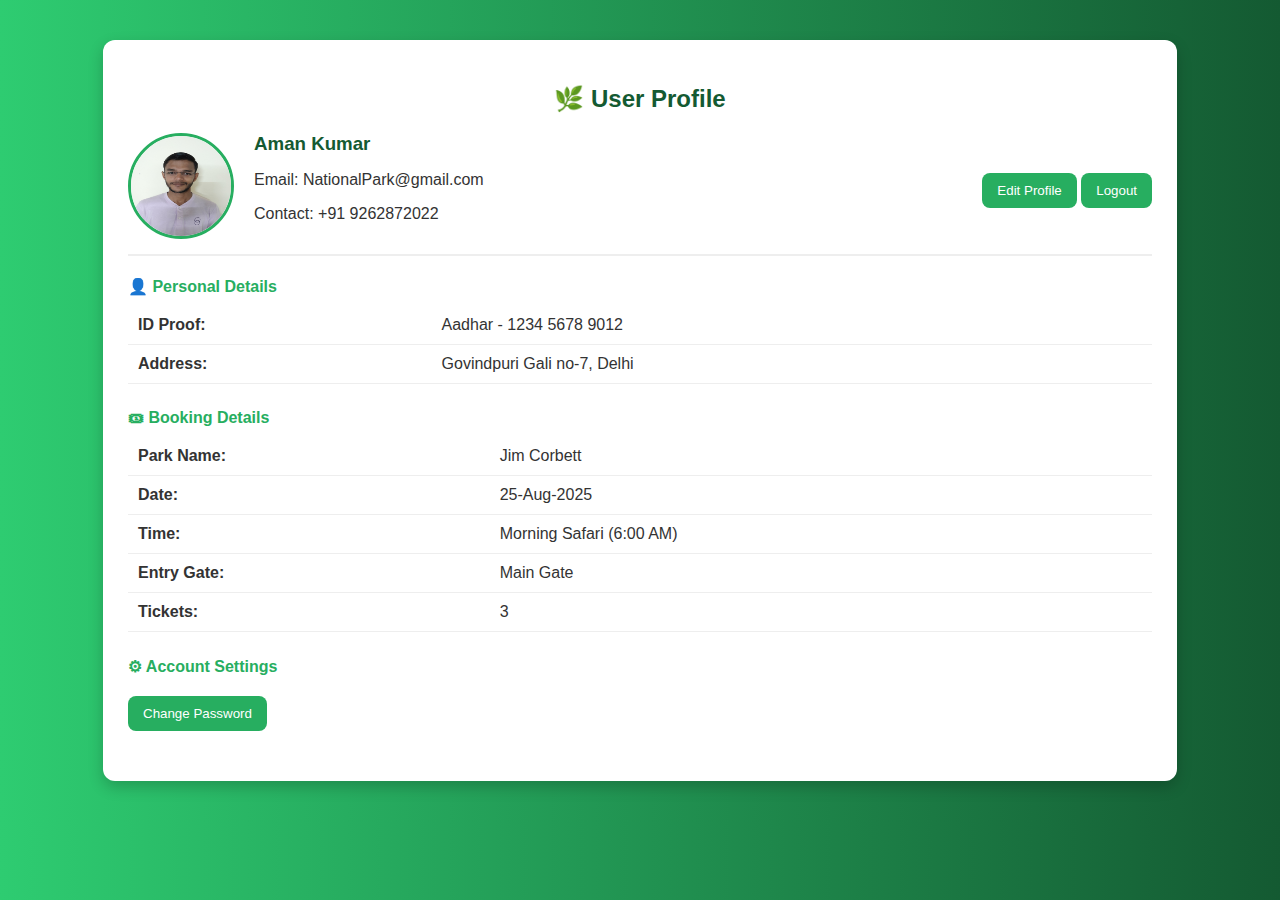
<file: profile/profile.html>
<!DOCTYPE html>
<html lang="en">

<head>
    <meta charset="UTF-8">
    <meta name="viewport" content="width=device-width, initial-scale=1.0">
    <title>User Profile - National Park</title>
    <link rel="stylesheet" href="profile.css">
    <script src="profile.js"></script>
    <!-- <style>
        body {
            margin: 0;
            font-family: Arial, sans-serif;
            background: linear-gradient(to right, #2ecc71, #145a32);
            color: #333;
            overflow-x: hidden;
        }

        .container {
            width: 80%;
            margin: 40px auto;
            background: #fff;
            padding: 25px;
            border-radius: 12px;
            box-shadow: 0 6px 15px rgba(0, 0, 0, 0.2);
        }

        h2 {
            text-align: center;
            color: #145a32;
        }

        .profile-header {
            display: flex;
            align-items: center;
            justify-content: space-between;
            border-bottom: 2px solid #eee;
            padding-bottom: 15px;
            margin-bottom: 20px;
        }

        .profile-header img {
            width: 100px;
            height: 100px;
            border-radius: 50%;
            border: 3px solid #27ae60;
        }

        .profile-header .info {
            flex-grow: 1;
            margin-left: 20px;
        }

        .info h3 {
            margin: 0;
            color: #145a32;
        }

        .section {
            margin-bottom: 25px;
        }

        .section h4 {
            margin-bottom: 10px;
            color: #27ae60;
        }

        .section table {
            width: 100%;
            border-collapse: collapse;
        }

        .section table td {
            padding: 10px;
            border-bottom: 1px solid #eee;
        }

        .btn {
            background: #27ae60;
            color: white;
            padding: 10px 15px;
            border: none;
            border-radius: 8px;
            cursor: pointer;
            margin-top: 10px;
        }

        .btn:hover {
            background: #145a32;
        }

        .actions {
            text-align: right;
        }
    </style> -->
</head>

<body>
    <div class="container">
        <h2>🌿 User Profile</h2>
        <div class="profile-header">
            <img src="PHOTO.jpg" alt="Profile Picture">
            <div class="info">
                <h3 id="username">Aman Kumar</h3>
                <p>Email: <span id="email">NationalPark@gmail.com</span></p>
                <p>Contact: <span id="phone">+91 9262872022</span></p>
            </div>
            <div class="actions">
                <button class="btn" onclick="editProfile()">Edit Profile</button>
                <button class="btn" onclick="logout()">Logout</button>
            </div>
        </div>

        <div class="section">
            <h4>👤 Personal Details</h4>
            <table>
                <tr>
                    <td><b>ID Proof:</b></td>
                    <td id="idproof">Aadhar - 1234 5678 9012</td>
                </tr>
                <tr>
                    <td><b>Address:</b></td>
                    <td id="address">Govindpuri Gali no-7, Delhi</td>
                </tr>
            </table>
        </div>

        <div class="section">
            <h4>🎟 Booking Details</h4>
            <table>
                <tr>
                    <td><b>Park Name:</b></td>
                    <td id="park">Jim Corbett</td>
                </tr>
                <tr>
                    <td><b>Date:</b></td>
                    <td id="date">25-Aug-2025</td>
                </tr>
                <tr>
                    <td><b>Time:</b></td>
                    <td id="time">Morning Safari (6:00 AM)</td>
                </tr>
                <tr>
                    <td><b>Entry Gate:</b></td>
                    <td id="gate">Main Gate</td>
                </tr>
                <tr>
                    <td><b>Tickets:</b></td>
                    <td id="tickets">3</td>
                </tr>
            </table>
        </div>

        <div class="section">
            <h4>⚙ Account Settings</h4>
            <button class="btn" onclick="changePassword()">Change Password</button>
        </div>
    </div>

    <!-- <script>
        function editProfile() {
            alert("Edit Profile feature coming soon!");
        }
        function changePassword() {
            alert("Change Password feature coming soon!");
        }
        function logout() {
            alert("You have been logged out!");
            window.location.href = "login.html"; // redirect to login
        }
    </script> -->
</body>

</html>
</file>
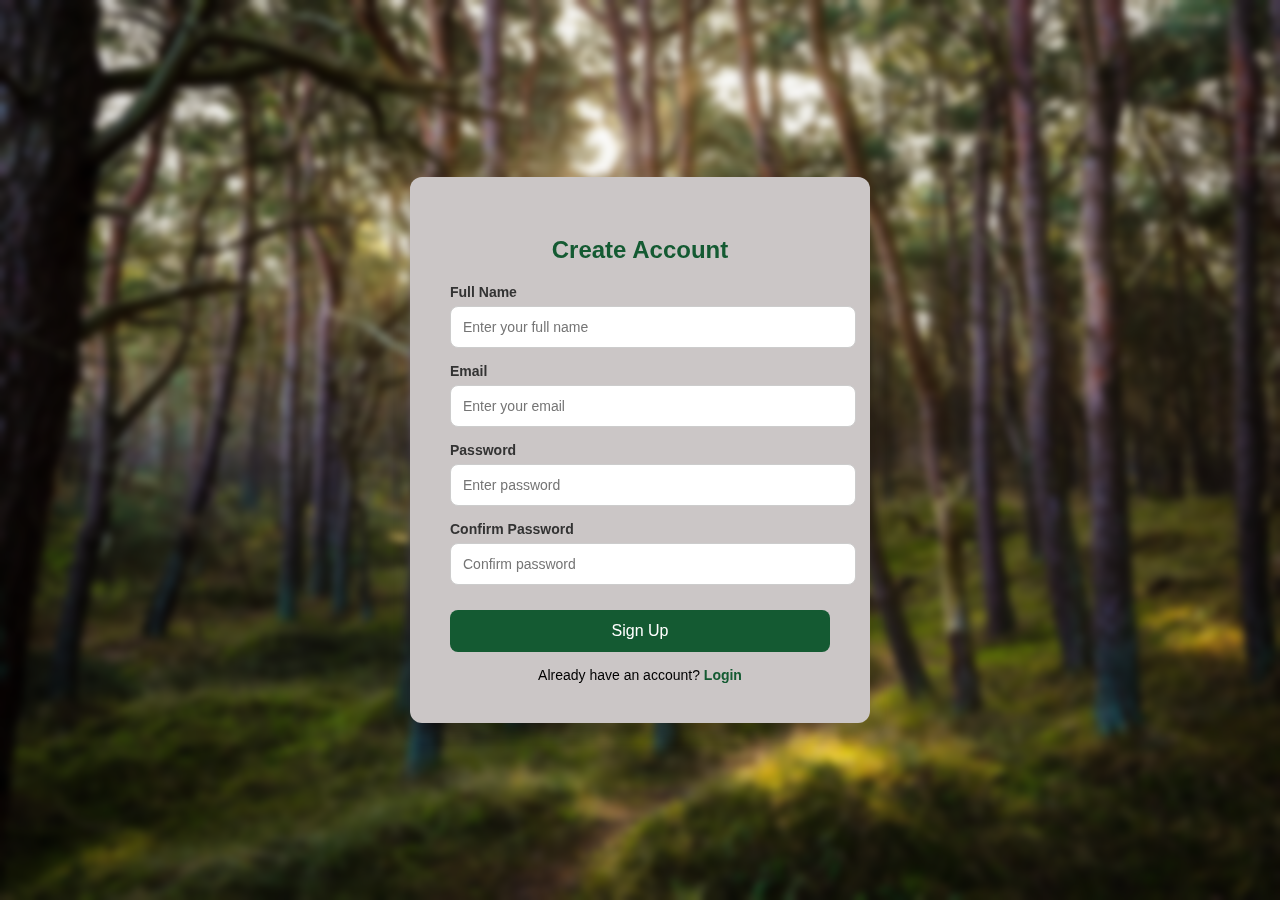
<file: sinup/sinup.html>
<!DOCTYPE html>
<html lang="en">

<head>
    <meta charset="UTF-8">
    <meta name="viewport" content="width=device-width, initial-scale=1.0">
    <title>Sign Up - National Park</title>
    <link rel="stylesheet" href="sinup.css">
    <script src="sinup.js"></script>
    <!-- <style>
        body {
            margin: 0;
            padding: 0;
            font-family: Arial, sans-serif;
            background-image: url('sinup2.jpg');
            backdrop-filter: blur(4px);
            background-size: cover;
            display: flex;
            justify-content: center;
            align-items: center;
            height: 100vh;
        }

        .signup-box {
            background: #cbc6c6;
            padding: 40px;
            border-radius: 12px;
            box-shadow: 0px 6px 18px rgba(0, 0, 0, 0.2);
            width: 380px;
            text-align: center;
        }

        .signup-box h2 {
            margin-bottom: 20px;
            color: #145a32;
        }

        .input-group {
            margin-bottom: 15px;
            text-align: left;
        }

        .input-group label {
            display: block;
            margin-bottom: 6px;
            font-weight: bold;
            font-size: 14px;
            color: #333;
        }

        .input-group input,
        .input-group select {
            width: 100%;
            padding: 12px;
            border-radius: 8px;
            border: 1px solid #ccc;
            font-size: 14px;
        }

        .signup-btn {
            width: 100%;
            background: #145a32;
            color: white;
            padding: 12px;
            border: none;
            border-radius: 8px;
            font-size: 16px;
            cursor: pointer;
            margin-top: 10px;
        }

        .signup-btn:hover {
            background: #0f3621;
        }

        .login-link {
            margin-top: 15px;
            font-size: 14px;
        }

        .login-link a {
            color: #145a32;
            text-decoration: none;
            font-weight: bold;
        }

        /* Success Popup */
        .popup {
            display: none;
            position: fixed;
            top: 0;
            left: 0;
            width: 100%;
            height: 100%;
            background: rgba(0, 0, 0, 0.6);
            justify-content: center;
            align-items: center;
        }

        .popup-content {
            background: white;
            padding: 30px;
            border-radius: 10px;
            text-align: center;
            box-shadow: 0px 4px 10px rgba(0, 0, 0, 0.3);
            animation: fadeIn 0.3s ease-in-out;
        }

        @keyframes fadeIn {
            from {
                opacity: 0;
                transform: scale(0.9);
            }

            to {
                opacity: 1;
                transform: scale(1);
            }
        }
    </style> -->
</head>

<body>

    <div class="signup-box">
        <h2>Create Account</h2>
        <form id="signupForm">
            <div class="input-group">
                <label>Full Name</label>
                <input type="text" id="name" placeholder="Enter your full name" required>
            </div>
            <div class="input-group">
                <label>Email</label>
                <input type="email" id="email" placeholder="Enter your email" required>
            </div>
            <div class="input-group">
                <label>Password</label>
                <input type="password" id="password" placeholder="Enter password" required>
            </div>
            <div class="input-group">
                <label>Confirm Password</label>
                <input type="password" id="confirmPassword" placeholder="Confirm password" required>
            </div>
            <!-- <div class="input-group">
                <label>Select National Park</label>
                <select id="park" required>
                    <option value="">-- Choose a Park --</option>
                    <option>Jim Corbett National Park</option>
                    <option>Ranthambore National Park</option>
                    <option>Kaziranga National Park</option>
                    <option>Gir National Park</option>
                    <option>Sundarbans National Park</option>
                </select>
            </div> -->
            <button type="submit" class="signup-btn">Sign Up</button>
        </form>
        <div class="login-link">
            Already have an account? <a href="login.html">Login</a>
        </div>
    </div>

    <!-- Success Popup -->
    <div class="popup" id="popup">
        <div class="popup-content">
            <h3>Registration Successful!</h3>
            <p>Welcome to our National Park Community 🌿</p>
        </div>
    </div>

    <!-- <script>
        const form = document.getElementById("signupForm");
        const popup = document.getElementById("popup");

        form.addEventListener("submit", function (e) {
            e.preventDefault();

            const password = document.getElementById("password").value;
            const confirmPassword = document.getElementById("confirmPassword").value;

            if (password !== confirmPassword) {
                alert("Passwords do not match!");
                return;
            }

            // Show success popup
            popup.style.display = "flex";

            setTimeout(() => {
                popup.style.display = "none";
                form.reset();
            }, 2500);
        });
    </script> -->

</body>

</html>
</file>
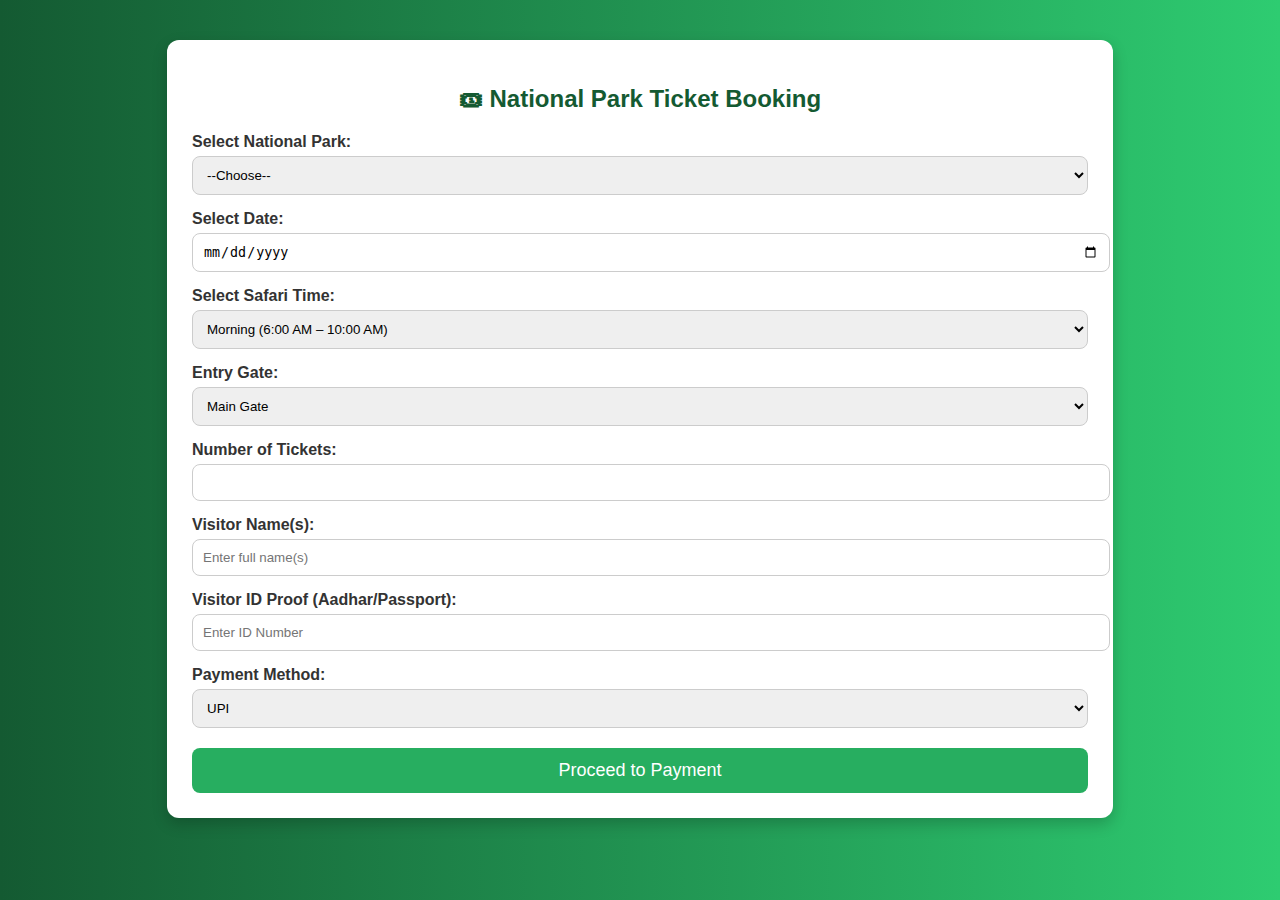
<file: tickets/ticket.html>
<!DOCTYPE html>
<html lang="en">

<head>
    <meta charset="UTF-8">
    <meta name="viewport" content="width=device-width, initial-scale=1.0">
    <title>National Park Ticket Booking</title>
    <style>
        body {
            font-family: Arial, sans-serif;
            background: linear-gradient(to right, #145a32, #2ecc71);
            margin: 0;
            padding: 0;
            color: #333;
        }

        .container {
            width: 70%;
            margin: 40px auto;
            background: #fff;
            padding: 25px;
            border-radius: 12px;
            box-shadow: 0 6px 15px rgba(0, 0, 0, 0.2);
        }

        h2 {
            text-align: center;
            color: #145a32;
        }

        form label {
            font-weight: bold;
            display: block;
            margin-top: 15px;
        }

        input,
        select {
            width: 100%;
            padding: 10px;
            margin-top: 5px;
            border-radius: 8px;
            border: 1px solid #ccc;
        }

        .btn {
            display: block;
            width: 100%;
            padding: 12px;
            background: #27ae60;
            color: white;
            font-size: 18px;
            border: none;
            border-radius: 8px;
            cursor: pointer;
            margin-top: 20px;
        }

        .btn:hover {
            background: #145a32;
        }

        .confirmation {
            margin-top: 20px;
            padding: 15px;
            border-radius: 8px;
            background: #d4edda;
            color: #155724;
            display: none;
        }

        /* Popup styles */
        .popup {
            display: none;
            position: fixed;
            z-index: 999;
            left: 0;
            top: 0;
            width: 100%;
            height: 100%;
            background: rgba(0, 0, 0, 0.7);
            justify-content: center;
            align-items: center;
        }

        .popup-content {
            background: #fff;
            padding: 25px;
            border-radius: 12px;
            text-align: center;
            width: 350px;
            position: relative;
        }

        .popup-content img {
            width: 200px;
            margin: 15px 0;
        }

        .close-btn {
            position: absolute;
            top: 8px;
            right: 12px;
            font-size: 20px;
            cursor: pointer;
            color: #333;
        }
    </style>
</head>

<body>
    <div class="container">
        <h2>🎟 National Park Ticket Booking</h2>
        <form id="bookingForm">

            <label for="park">Select National Park:</label>
            <select id="park" required>
                <option value="">--Choose--</option>
                <option value="Jim Corbett">Jim Corbett</option>
                <option value="Kaziranga">Kaziranga</option>
                <option value="Ranthambore">Ranthambore</option>
                <option value="Gir">Gir</option>
                <option value="Sundarbans">Sundarbans</option>
            </select>

            <label for="date">Select Date:</label>
            <input type="date" id="date" required>

            <label for="time">Select Safari Time:</label>
            <select id="time" required>
                <option value="Morning">Morning (6:00 AM – 10:00 AM)</option>
                <option value="Afternoon">Afternoon (2:00 PM – 6:00 PM)</option>
                <option value="Evening">Evening (6:00 PM – 9:00 PM)</option>
            </select>

            <label for="gate">Entry Gate:</label>
            <select id="gate" required>
                <option>Main Gate</option>
                <option>East Gate</option>
                <option>West Gate</option>
            </select>

            <label for="tickets">Number of Tickets:</label>
            <input type="number" id="tickets" min="1" max="10" required>

            <label for="visitor">Visitor Name(s):</label>
            <input type="text" id="visitor" placeholder="Enter full name(s)" required>

            <label for="id">Visitor ID Proof (Aadhar/Passport):</label>
            <input type="number" id="id" placeholder="Enter ID Number" minlength="12" maxlength="12" required>

            <label for="payment">Payment Method:</label>
            <select id="payment" required>
                <option>UPI</option>
                <option>Credit Card</option>
                <option>Debit Card</option>
                <option>Net Banking</option>
            </select>

            <button type="submit" class="btn">Proceed to Payment</button>
        </form>

        <div class="confirmation" id="confirmation">
            ✅ Your booking is confirmed! Thank you for choosing our National Park.
            Details will be sent to your email.
        </div>
    </div>

    <!-- Payment Popup -->
    <div class="popup" id="paymentPopup">
        <div class="popup-content">
            <span class="close-btn" onclick="closePopup()">&times;</span>
            <h3>Scan & Pay</h3>
            <p>Use any UPI app to scan this code and complete your payment</p>
            <img src="qr.webp" alt="QR Code">
            <button class="btn" onclick="confirmBooking()">I Have Paid</button>
        </div>
    </div>

    <script>
        const bookingForm = document.getElementById("bookingForm");
        const paymentPopup = document.getElementById("paymentPopup");
        const confirmation = document.getElementById("confirmation");

        bookingForm.addEventListener("submit", function (e) {
            e.preventDefault();
            paymentPopup.style.display = "flex"; // Show popup
        });

        function closePopup() {
            paymentPopup.style.display = "none";
        }

        function confirmBooking() {
            paymentPopup.style.display = "none";
            confirmation.style.display = "block";
        }

        // Get today's date
        const today = new Date();

        // Minimum = today
        const minDate = today.toISOString().split("T")[0];

        // Maximum = today + 2 months
        const maxDateObj = new Date();
        maxDateObj.setMonth(maxDateObj.getMonth() + 2);
        const maxDate = maxDateObj.toISOString().split("T")[0];

        // Apply to date input
        document.getElementById("date").setAttribute("min", minDate);
        document.getElementById("date").setAttribute("max", maxDate);
    </script>
</body>

</html>
</file>
<file: contact/contact.css>
body {
  font-family: Arial, sans-serif;
  margin: 0;
  padding: 0;
  background: #f9fafb;
  color: #333;
  overflow-x: hidden;
}

/* Navbar */
.header {
  background: rgba(255, 255, 255, 0.95);
  position: fixed;
  top: 0;
  left: 0;
  right: 0;
  z-index: 1000;
  box-shadow: 0 2px 20px rgba(0, 0, 0, 0.1);
  padding: 10px;
}

.nav {
  max-width: 1200px;
  margin: 0 auto;
  display: flex;
  justify-content: space-between;
  align-items: center;
  padding: 0 2rem;
}

.logo {
  display: flex;
  align-items: center;
  font-size: 1.5rem;
  font-weight: bold;
  color: #2c3e50;
}

.nav-links {
  display: flex;
  list-style: none;
  gap: 2rem;
  align-items: center;
}

.nav-links a {
  text-decoration: none;
  color: #1a334b;
  font-weight: 500;
  transition: all 0.3s ease;
  padding: 0.5rem 1rem;
  border-radius: 8px;
}

.nav-links a:hover {
  color: #27ae60;
  background: rgba(39, 174, 96, 0.1);
}

.login-btn {
  background-color: #1a472a;
  color: white;
  padding: 8px 16px;
  border-radius: 20px;
  border: none;
  cursor: pointer;
  text-decoration: none;
  transition: all 0.3 ease;
}
.login-btn:hover {
  transform: scale(0.9);
}

/* Contact Section */
.container {
  max-width: 1000px;
  margin: 30px auto;
  padding: 20px;
}

h1 {
  color: #1a472a;
}

form {
  background: white;
  padding: 20px;
  border-radius: 10px;
  box-shadow: 0 2px 6px rgba(0, 0, 0, 0.1);
  margin-bottom: 30px;
}

input,
select,
textarea {
  width: 100%;
  padding: 12px;
  margin: 10px 0;
  border: 1px solid #ddd;
  border-radius: 6px;
  font-size: 14px;
}

button {
  background: #1a472a;
  color: white;
  padding: 10px 20px;
  border-radius: 6px;
  border: none;
  cursor: pointer;
  margin-top: 10px;
}

button:hover {
  background: #145a32;
}

/* Support Section */
.support {
  margin-top: 40px;
}

.support-card {
  background: #f0fdf4;
  padding: 15px;
  border-radius: 10px;
  margin: 10px 0;
  display: flex;
  align-items: center;
  gap: 10px;
  box-shadow: 0 2px 6px rgba(0, 0, 0, 0.05);
}

.support-card span {
  font-weight: bold;
}

/* Map */
.map {
  margin-top: 40px;
  border-radius: 10px;
  overflow: hidden;
}

iframe {
  width: 100%;
  height: 300px;
  border: 0;
}

/* Footer */
footer {
  background: #1a472a;
  color: white;
  text-align: center;
  padding: 20px;
  margin-top: 10px;
}
footer a {
  color: #90ee90;
  text-decoration: none;
}
.footer-links a:hover {
  color: white;
}
.social-icons {
  display: flex;
  justify-content: center;
  align-items: center;
  gap: 15px;
  padding-top: 15px;
}
.social-icons a {
  color: white;
  text-decoration: none;
  font-size: 1.2rem;
  transition: all 0.2s ease;
}
.social-icon:hover {
  transform: translateY(-5px);
}
</file>
<file: forgotpassword/forgot.css>
body {
  margin: 0;
  padding: 0;
  font-family: Arial, sans-serif;
  background: linear-gradient(to right, #1a472a, #145a32);
  display: flex;
  justify-content: center;
  align-items: center;
  height: 100vh;
}

.container {
  background: white;
  padding: 30px;
  border-radius: 12px;
  box-shadow: 0 6px 20px rgba(0, 0, 0, 0.2);
  width: 380px;
  text-align: center;
}

h2 {
  color: #145a32;
  margin-bottom: 20px;
}

.input-group {
  margin-bottom: 15px;
  text-align: left;
}

.input-group label {
  display: block;
  margin-bottom: 6px;
  font-weight: bold;
  font-size: 14px;
}

.input-group input {
  width: 100%;
  padding: 12px;
  border: 1px solid #ccc;
  border-radius: 8px;
  font-size: 14px;
}

button {
  width: 100%;
  background: #145a32;
  color: white;
  padding: 12px;
  border: none;
  border-radius: 8px;
  font-size: 16px;
  cursor: pointer;
  margin-top: 10px;
}

button:hover {
  background: #0f3621;
}

.hidden {
  display: none;
}

.message {
  margin-top: 10px;
  font-size: 14px;
  color: #27ae60;
}

.error {
  color: red;
  font-size: 14px;
  margin-top: 5px;
}
</file>
<file: gallery/gallery.css>
* {
  margin: 0;
  padding: 0;
  box-sizing: border-box;
}

body {
  font-family: -apple-system, BlinkMacSystemFont, "Segoe UI", Roboto, Oxygen,
    Ubuntu, Cantarell, sans-serif;
  line-height: 1.6;
  color: #333;
  background-color: #f8f9fa;
  overflow-x: hidden;
}

/* Header */
.header {
  background: rgba(255, 255, 255, 0.95);
  position: fixed;
  top: 0;
  left: 0;
  right: 0;
  z-index: 1000;
  box-shadow: 0 2px 20px rgba(0, 0, 0, 0.1);
  padding: 10px;
}

.nav {
  max-width: 1200px;
  margin: 0 auto;
  display: flex;
  justify-content: space-between;
  align-items: center;
  padding: 0 2rem;
}

.logo {
  display: flex;
  align-items: center;
  font-size: 1.5rem;
  font-weight: bold;
  color: #2c3e50;
}

.nav-links {
  display: flex;
  list-style: none;
  gap: 2rem;
  align-items: center;
}

.nav-links a {
  text-decoration: none;
  color: #2c3e50;
  font-weight: 500;
  transition: all 0.3s ease;
  padding: 0.5rem 1rem;
  border-radius: 8px;
}

.nav-links a:hover {
  color: #27ae60;
  background: rgba(39, 174, 96, 0.1);
}

/* Main Content */
.main-content {
  margin-top: 80px;
  padding: 3rem 2rem;
  max-width: 1200px;
  margin-left: auto;
  margin-right: auto;
}

.hero {
  text-align: left;
  margin-bottom: 3rem;
}

.hero h1 {
  font-size: 3rem;
  font-weight: 800;
  color: #2c3e50;
  margin-bottom: 1rem;
  background: linear-gradient(135deg, #2c3e50 0%, #27ae60 100%);
  -webkit-background-clip: text;
  -webkit-text-fill-color: transparent;
  background-clip: text;
}

.hero p {
  font-size: 1.2rem;
  color: #7f8c8d;
  max-width: 600px;
}

/* Search and Filters */
.search-section {
  margin-bottom: 2rem;
}

.search-box {
  position: relative;
  margin-bottom: 2rem;
}

.search-input {
  width: 100%;
  padding: 1rem 3rem 1rem 1rem;
  border: 2px solid #ecf0f1;
  border-radius: 15px;
  font-size: 1rem;
  transition: all 0.3s ease;
  background: white;
}

.search-input:focus {
  outline: none;
  border-color: #27ae60;
  box-shadow: 0 0 20px rgba(39, 174, 96, 0.2);
}

.search-icon-input {
  position: absolute;
  right: 1rem;
  top: 50%;
  transform: translateY(-50%);
  color: #bdc3c7;
}

.filters {
  display: flex;
  gap: 1rem;
  flex-wrap: wrap;
  margin-bottom: 2rem;
}

.filter-dropdown {
  position: relative;
}

.filter-btn {
  padding: 0.75rem 1.5rem;
  border: 2px solid #ecf0f1;
  background: white;
  border-radius: 12px;
  cursor: pointer;
  font-size: 1rem;
  transition: all 0.3s ease;
  display: flex;
  align-items: center;
  gap: 0.5rem;
}

.filter-btn:hover {
  border-color: #27ae60;
  color: #27ae60;
}

.sort-section {
  margin-bottom: 2rem;
}

.sort-title {
  font-size: 1.2rem;
  font-weight: 600;
  margin-bottom: 1rem;
  color: #2c3e50;
}

.sort-buttons {
  display: flex;
  gap: 1rem;
  flex-wrap: wrap;
}

.sort-btn {
  padding: 0.5rem 1rem;
  border: 2px solid #ecf0f1;
  background: white;
  border-radius: 8px;
  cursor: pointer;
  transition: all 0.3s ease;
  font-size: 0.9rem;
}

.sort-btn.active,
.sort-btn:hover {
  background: #27ae60;
  color: white;
  border-color: #27ae60;
}

/* Parks Grid */
.parks-grid {
  display: grid;
  grid-template-columns: repeat(auto-fit, minmax(300px, 1fr));
  gap: 2rem;
  margin-bottom: 1rem;
}

.park-card {
  position: relative;
  border-radius: 20px;
  overflow: hidden;
  height: 280px;
  cursor: pointer;
  transition: all 0.4s ease;
  box-shadow: 0 10px 30px rgba(0, 0, 0, 0.2);
}

.park-card:hover {
  transform: translateY(-10px) scale(1.02);
  box-shadow: 0 20px 50px rgba(0, 0, 0, 0.3);
}

.park-card::before {
  content: "";
  position: absolute;
  top: 0;
  left: 0;
  right: 0;
  bottom: 0;
  background: linear-gradient(
    45deg,
    rgba(0, 0, 0, 0.4) 0%,
    rgba(0, 0, 0, 0.1) 100%
  );
  z-index: 1;
}

.park-card h3 {
  position: absolute;
  bottom: 1.5rem;
  left: 1.5rem;
  right: 1.5rem;
  color: white;
  font-size: 1.5rem;
  font-weight: 700;
  z-index: 2;
  text-shadow: 0 2px 10px rgba(0, 0, 0, 0.7);
  line-height: 1.2;
}

/* Park Card Backgrounds */
.park-card:nth-child(1) {
  background: url("../gallery/Ranthambhore.jpg");
}

.park-card:nth-child(2) {
  background: url("../gallery/Kaziranga.jpg");
}

.park-card:nth-child(3) {
  background: url("../gallery/Periyar.JPG");
}

.park-card:nth-child(4) {
  background: url("../gallery/bandipur.webp");
}

.park-card:nth-child(5) {
  background: url("../gallery/Corbett_National_Park.jpg");
}

.park-card:nth-child(6) {
  background: url("../gallery/kanha.webp");
}

.park-card:nth-child(7) {
  background: url("../gallery/gir.jpg");
}

.park-card:nth-child(8) {
  background: url("../gallery/sunderban.webp");
}

.park-card:nth-child(9) {
  background: url("../gallery/valmiki.jpg");
}

.park-card:nth-child(10) {
  background: url("../gallery/nagarhole.webp");
}

.park-card:nth-child(11) {
  background: url("../gallery/hemis.webp");
}

.park-card:nth-child(12) {
  background: url("../gallery/nandadevi.webp");
}

.park-card {
  background-size: cover !important;
  background-position: center !important;
}

/* Footer */
.footer {
  background: #2c3e50;
  color: white;
  padding: 2rem 2rem 1rem;
  margin-top: 4rem;
}

.footer-content {
  max-width: 1200px;
  margin: 0 auto;
  display: grid;
  justify-content: center;
  align-items: center;
  gap: 2rem;
}

.footer-links {
  display: flex;
  gap: 2rem;
  flex-wrap: wrap;
}

.footer-links a {
  color: #ecf0f1;
  text-decoration: none;
  transition: color 0.3s ease;
}

.footer-links a:hover {
  color: #27ae60;
}

.social-icons {
  display: flex;
  gap: 1rem;
  margin-left: 130px;
}

.social-icon {
  width: 40px;
  height: 40px;
  background: rgba(255, 255, 255, 0.1);
  border-radius: 50%;
  display: flex;
  align-items: center;
  justify-content: center;
  cursor: pointer;
  transition: all 0.3s ease;
}

.social-icon:hover {
  background: #27ae60;
  transform: translateY(-5px);
}

.copyright {
  text-align: center;
  margin-top: 0.5rem;
  padding-top: 1rem;
  border-top: 1px solid rgba(255, 255, 255, 0.1);
  color: #bdc3c7;
}

/* Mobile Responsive */
@media (max-width: 768px) {
  .nav-links {
    display: none;
  }

  .hero h1 {
    font-size: 2rem;
  }

  .parks-grid {
    grid-template-columns: 1fr;
  }

  .filters {
    flex-direction: column;
  }

  .footer-content {
    flex-direction: column;
    text-align: center;
  }
}

/* Animations */
@keyframes fadeInUp {
  from {
    opacity: 0;
    transform: translateY(30px);
  }

  to {
    opacity: 1;
    transform: translateY(0);
  }
}

.park-card {
  animation: fadeInUp 0.6s ease forwards;
}

.park-card:nth-child(odd) {
  animation-delay: 0.1s;
}

.park-card:nth-child(even) {
  animation-delay: 0.2s;
}
</file>
<file: login/login.css>
body {
  margin: 0;
  padding: 0;
  font-family: Arial, sans-serif;
  background-image: url("login3.jpg");
  background-size: cover;
  display: flex;
  justify-content: center;
  align-items: center;
  height: 100vh;
  backdrop-filter: blur(4px);
}

.login-box {
  background: #eae0d5;
  padding: 40px;
  border-radius: 12px;
  box-shadow: 0px 5px 15px rgba(0, 0, 0, 0.2);
  width: 350px;
  text-align: center;
}

.login-box h2 {
  margin-bottom: 20px;
  color: #1a472a;
}

.input-group {
  margin-bottom: 15px;
  text-align: left;
}

.input-group label {
  display: block;
  margin-bottom: 6px;
  font-weight: bold;
  font-size: 14px;
  color: #333;
}

.input-group input {
  width: 100%;
  padding: 12px;
  border-radius: 8px;
  border: 1px solid #ccc;
  font-size: 14px;
}

.options {
  display: flex;
  justify-content: space-between;
  align-items: center;
  margin: 10px 0 20px 0;
  font-size: 14px;
}

.options a {
  text-decoration: none;
  color: #145a32;
}

.login-btn {
  width: 100%;
  background: #1a472a;
  color: white;
  padding: 12px;
  border: none;
  border-radius: 8px;
  font-size: 16px;
  cursor: pointer;
}

.login-btn:hover {
  background: #145a32;
}

.signup {
  margin-top: 20px;
  font-size: 14px;
}

.signup a {
  color: #145a32;
  text-decoration: none;
  font-weight: bold;
}

/* Success Popup */
.popup {
  display: none;
  position: fixed;
  top: 0;
  left: 0;
  width: 100%;
  height: 100%;
  background: rgba(0, 0, 0, 0.6);
  justify-content: center;
  align-items: center;
}

.popup-content {
  background: white;
  padding: 30px;
  border-radius: 10px;
  text-align: center;
  box-shadow: 0px 4px 10px rgba(0, 0, 0, 0.3);
  animation: fadeIn 0.3s ease-in-out;
}

@keyframes fadeIn {
  from {
    opacity: 0;
    transform: scale(0.9);
  }

  to {
    opacity: 1;
    transform: scale(1);
  }
}
</file>
<file: profile/profile.css>
body {
  margin: 0;
  font-family: Arial, sans-serif;
  background: linear-gradient(to right, #2ecc71, #145a32);
  color: #333;
  overflow-x: hidden;
}

.container {
  width: 80%;
  margin: 40px auto;
  background: #fff;
  padding: 25px;
  border-radius: 12px;
  box-shadow: 0 6px 15px rgba(0, 0, 0, 0.2);
}

h2 {
  text-align: center;
  color: #145a32;
}

.profile-header {
  display: flex;
  align-items: center;
  justify-content: space-between;
  border-bottom: 2px solid #eee;
  padding-bottom: 15px;
  margin-bottom: 20px;
}

.profile-header img {
  width: 100px;
  height: 100px;
  border-radius: 50%;
  border: 3px solid #27ae60;
}

.profile-header .info {
  flex-grow: 1;
  margin-left: 20px;
}

.info h3 {
  margin: 0;
  color: #145a32;
}

.section {
  margin-bottom: 25px;
}

.section h4 {
  margin-bottom: 10px;
  color: #27ae60;
}

.section table {
  width: 100%;
  border-collapse: collapse;
}

.section table td {
  padding: 10px;
  border-bottom: 1px solid #eee;
}

.btn {
  background: #27ae60;
  color: white;
  padding: 10px 15px;
  border: none;
  border-radius: 8px;
  cursor: pointer;
  margin-top: 10px;
}

.btn:hover {
  background: #145a32;
}

.actions {
  text-align: right;
}
</file>
<file: sinup/sinup.css>
body {
  margin: 0;
  padding: 0;
  font-family: Arial, sans-serif;
  background-image: url("sinup2.jpg");
  backdrop-filter: blur(4px);
  background-size: cover;
  display: flex;
  justify-content: center;
  align-items: center;
  height: 100vh;
  overflow: hidden;
}

.signup-box {
  background: #cbc6c6;
  padding: 40px;
  border-radius: 12px;
  box-shadow: 0px 6px 18px rgba(0, 0, 0, 0.2);
  width: 380px;
  text-align: center;
}

.signup-box h2 {
  margin-bottom: 20px;
  color: #145a32;
}

.input-group {
  margin-bottom: 15px;
  text-align: left;
}

.input-group label {
  display: block;
  margin-bottom: 6px;
  font-weight: bold;
  font-size: 14px;
  color: #333;
}

.input-group input,
.input-group select {
  width: 100%;
  padding: 12px;
  border-radius: 8px;
  border: 1px solid #ccc;
  font-size: 14px;
}

.signup-btn {
  width: 100%;
  background: #145a32;
  color: white;
  padding: 12px;
  border: none;
  border-radius: 8px;
  font-size: 16px;
  cursor: pointer;
  margin-top: 10px;
}

.signup-btn:hover {
  background: #0f3621;
}

.login-link {
  margin-top: 15px;
  font-size: 14px;
}

.login-link a {
  color: #145a32;
  text-decoration: none;
  font-weight: bold;
}

/* Success Popup */
.popup {
  display: none;
  position: fixed;
  top: 0;
  left: 0;
  width: 100%;
  height: 100%;
  background: rgba(0, 0, 0, 0.6);
  justify-content: center;
  align-items: center;
}

.popup-content {
  background: white;
  padding: 30px;
  border-radius: 10px;
  text-align: center;
  box-shadow: 0px 4px 10px rgba(0, 0, 0, 0.3);
  animation: fadeIn 0.3s ease-in-out;
}

@keyframes fadeIn {
  from {
    opacity: 0;
    transform: scale(0.9);
  }

  to {
    opacity: 1;
    transform: scale(1);
  }
}
</file>
